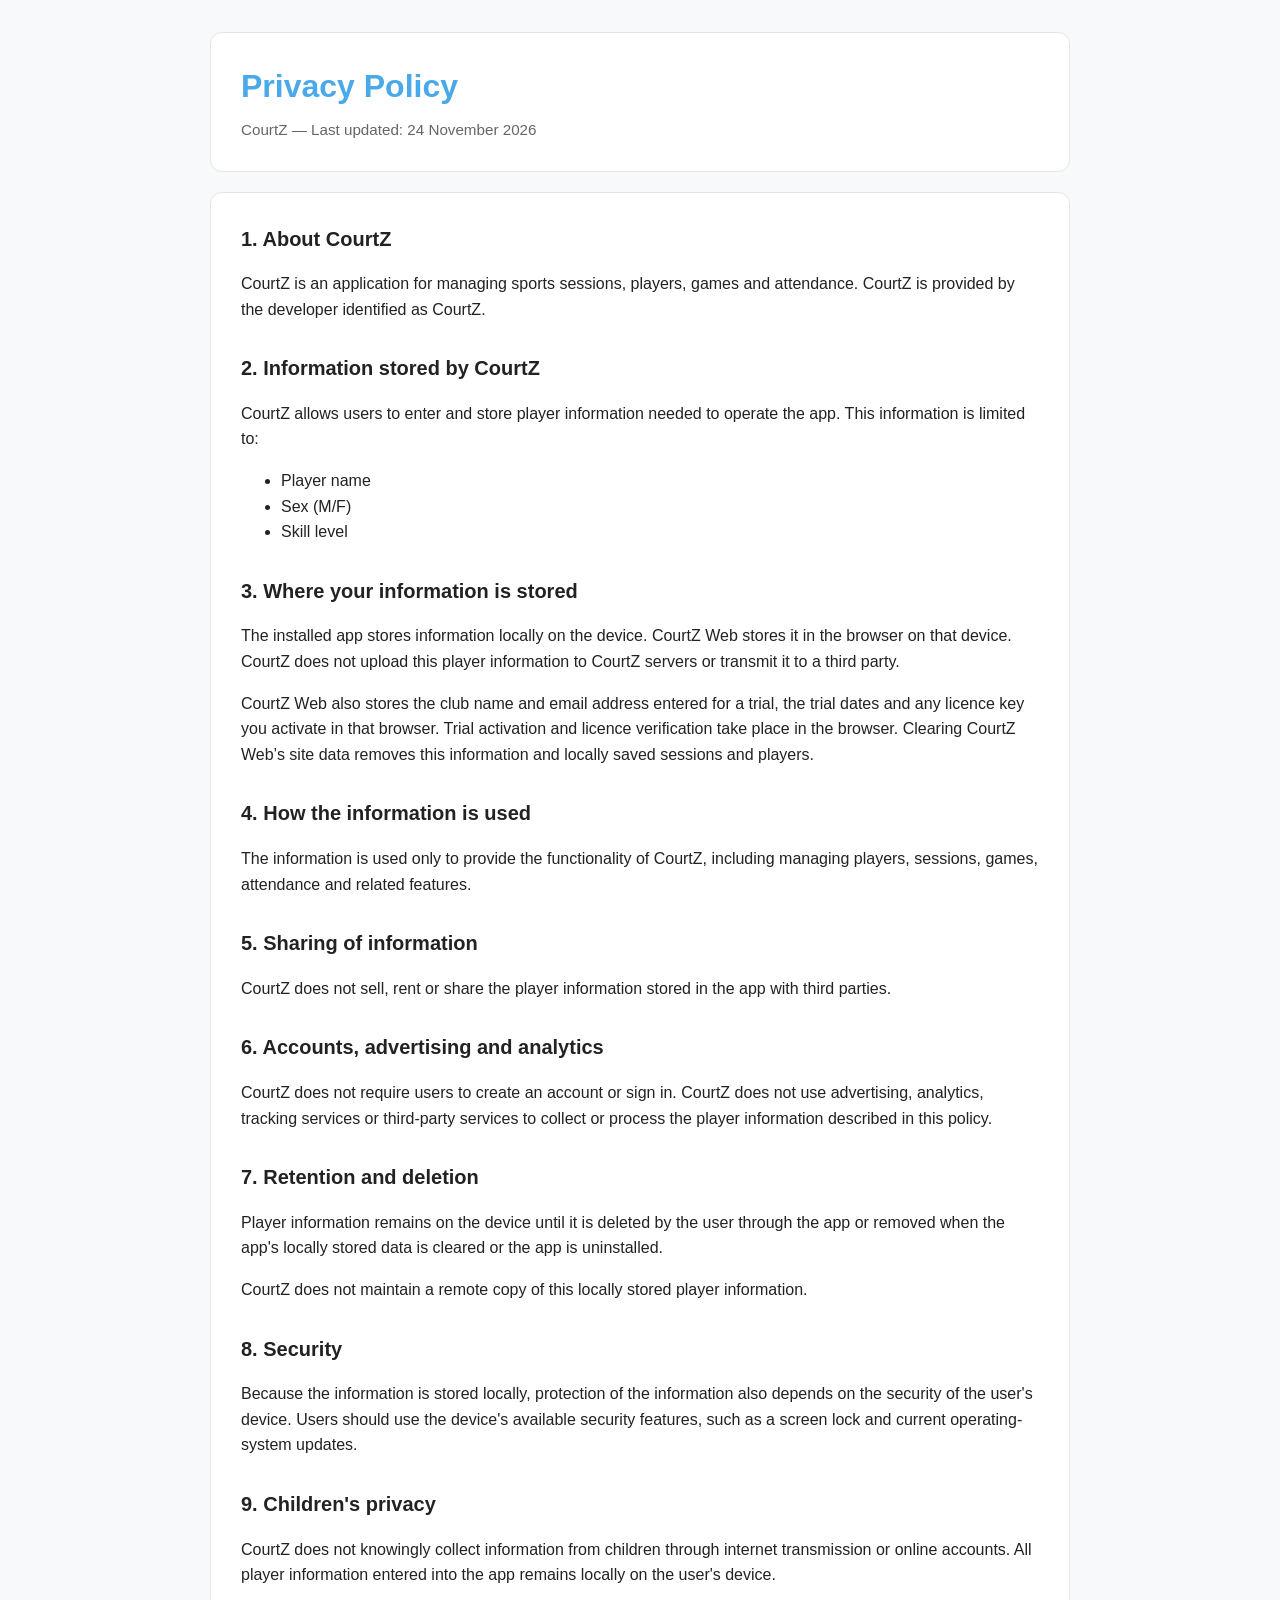
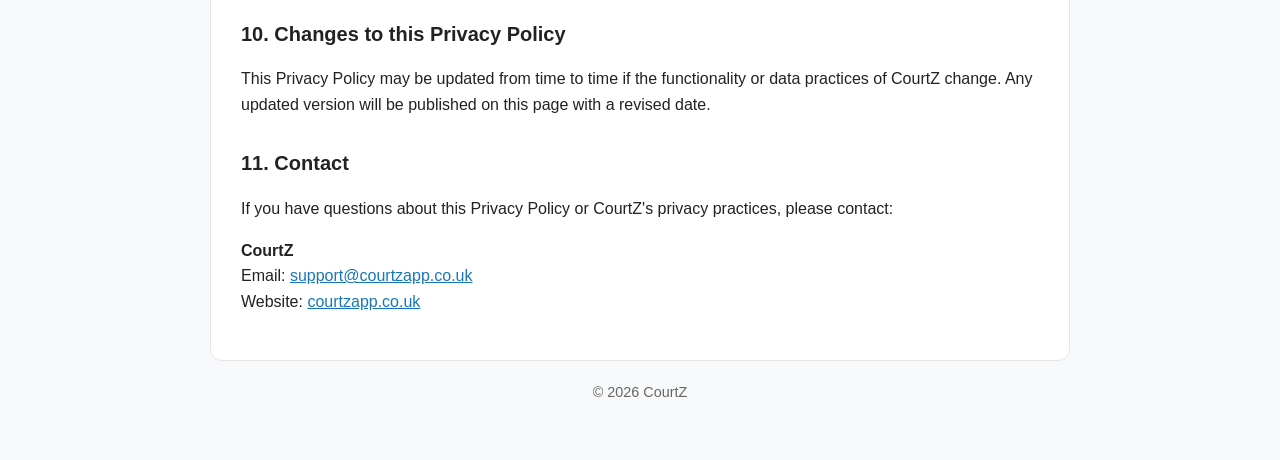
<file: privacy-policy.html>
<!DOCTYPE html>
<html lang="en-GB">
<head>
    <meta charset="utf-8">
    <meta name="viewport" content="width=device-width, initial-scale=1">
    <title>Privacy Policy - CourtZ</title>
    <meta name="description" content="Privacy Policy for the CourtZ app.">
    <style>
        :root {
            --blue: #4aa9e8;
            --text: #222;
            --muted: #666;
            --border: #e5e5e5;
            --background: #f7f9fb;
            --card: #fff;
        }

        * {
            box-sizing: border-box;
        }

        body {
            margin: 0;
            font-family: Arial, Helvetica, sans-serif;
            color: var(--text);
            background: var(--background);
            line-height: 1.6;
        }

        .page {
            max-width: 900px;
            margin: 0 auto;
            padding: 32px 20px 56px;
        }

        header, main {
            background: var(--card);
            border: 1px solid var(--border);
            border-radius: 12px;
        }

        header {
            padding: 28px 30px;
            margin-bottom: 20px;
        }

        main {
            padding: 30px;
        }

        h1 {
            margin: 0 0 6px;
            color: var(--blue);
            font-size: 2rem;
        }

        h2 {
            margin-top: 30px;
            font-size: 1.25rem;
        }

            h2:first-child {
                margin-top: 0;
            }

        p, li {
            font-size: 1rem;
        }

        .updated {
            margin: 0;
            color: var(--muted);
            font-size: 0.95rem;
        }

        a {
            color: #1677b8;
        }

        footer {
            text-align: center;
            color: var(--muted);
            font-size: 0.9rem;
            padding-top: 20px;
        }

        @media (max-width: 600px) {
            .page {
                padding: 16px 12px 40px;
            }

            header, main {
                padding: 22px 20px;
            }

            h1 {
                font-size: 1.7rem;
            }
        }
    </style>
</head>
<body>
    <div class="page">
        <header>
            <h1>Privacy Policy</h1>
            <p class="updated">CourtZ &mdash; Last updated: 24 November 2026</p>
        </header>

        <main>
            <h2>1. About CourtZ</h2>
            <p>
                CourtZ is an application for managing sports sessions, players, games and
                attendance. CourtZ is provided by the developer identified as CourtZ.
            </p>

            <h2>2. Information stored by CourtZ</h2>
            <p>
                CourtZ allows users to enter and store player information needed to operate
                the app. This information is limited to:
            </p>
            <ul>
                <li>Player name</li>
                <li>Sex (M/F)</li>
                <li>Skill level</li>
            </ul>

            <h2>3. Where your information is stored</h2>
            <p>
                The installed app stores information locally on the device. CourtZ Web
                stores it in the browser on that device. CourtZ does not upload this player information
                to CourtZ servers or transmit it to a third party.
            </p>
            <p>
                CourtZ Web also stores the club name and email address entered for a trial,
                the trial dates and any licence key you activate in that browser. Trial
                activation and licence verification take place in the browser. Clearing
                CourtZ Web’s site data removes this information and locally saved sessions and players.
            </p>

            <h2>4. How the information is used</h2>
            <p>
                The information is used only to provide the functionality of CourtZ,
                including managing players, sessions, games, attendance and related
                features.
            </p>

            <h2>5. Sharing of information</h2>
            <p>
                CourtZ does not sell, rent or share the player information stored in the
                app with third parties.
            </p>

            <h2>6. Accounts, advertising and analytics</h2>
            <p>
                CourtZ does not require users to create an account or sign in. CourtZ does
                not use advertising, analytics, tracking services or third-party services
                to collect or process the player information described in this policy.
            </p>

            <h2>7. Retention and deletion</h2>
            <p>
                Player information remains on the device until it is deleted by the user
                through the app or removed when the app's locally stored data is cleared
                or the app is uninstalled.
            </p>
            <p>
                CourtZ does not maintain a remote copy of this locally stored player
                information.
            </p>

            <h2>8. Security</h2>
            <p>
                Because the information is stored locally, protection of the information
                also depends on the security of the user's device. Users should use the
                device's available security features, such as a screen lock and current
                operating-system updates.
            </p>

            <h2>9. Children's privacy</h2>
            <p>
                CourtZ does not knowingly collect information from children through
                internet transmission or online accounts. All player information entered
                into the app remains locally on the user's device.
            </p>

            <h2>10. Changes to this Privacy Policy</h2>
            <p>
                This Privacy Policy may be updated from time to time if the functionality
                or data practices of CourtZ change. Any updated version will be published
                on this page with a revised date.
            </p>

            <h2>11. Contact</h2>
            <p>
                If you have questions about this Privacy Policy or CourtZ's privacy
                practices, please contact:
            </p>
            <p>
                <strong>CourtZ</strong><br>
                Email: <a href="mailto:support@courtzapp.co.uk">support@courtzapp.co.uk</a><br>
                Website: <a href="https://courtzapp.co.uk/">courtzapp.co.uk</a>
            </p>
        </main>

        <footer>
            &copy; 2026 CourtZ
        </footer>
    </div>
</body>
</html>
</file>
